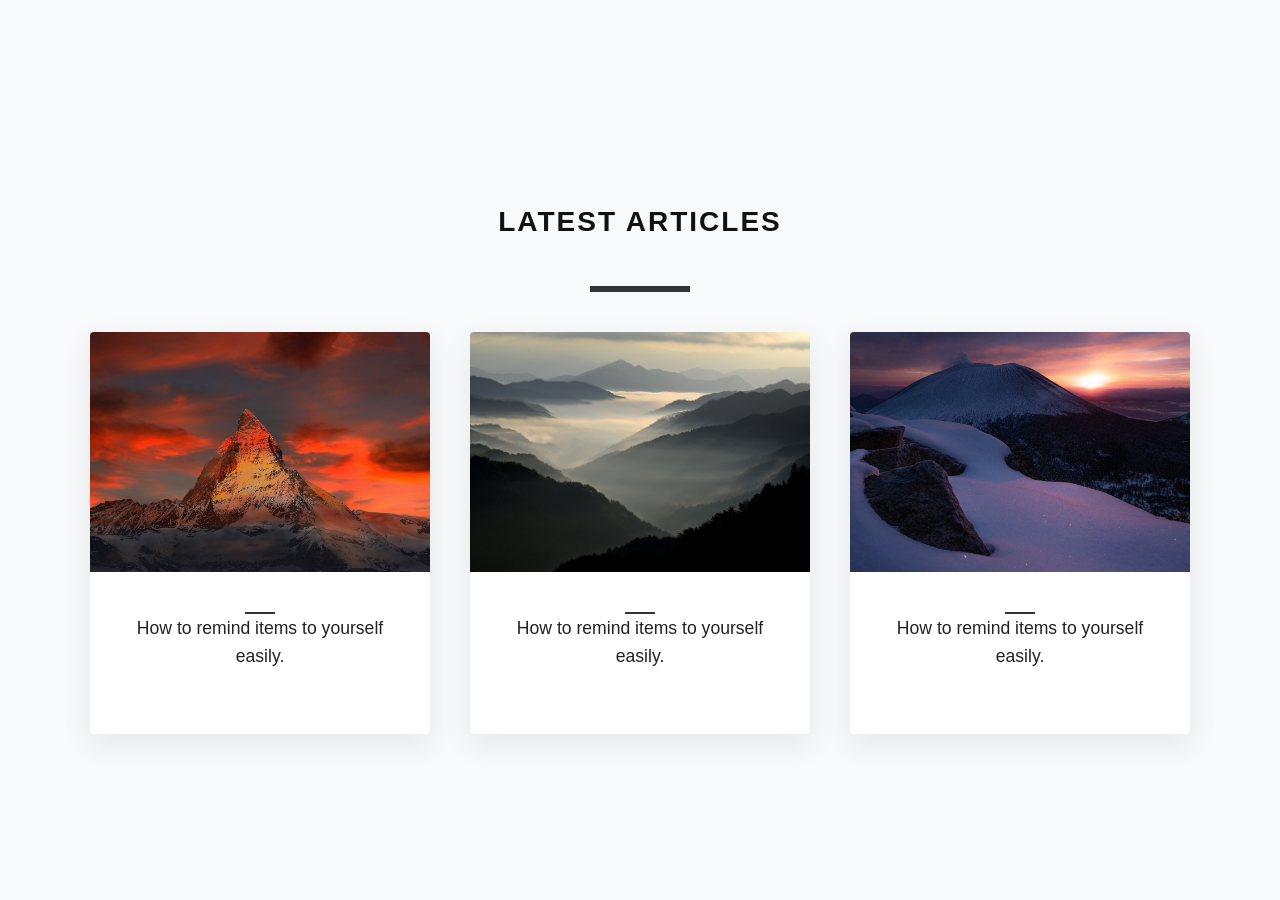
<file: assignment-5/index.html>
<!DOCTYPE html>
<html lang="en">
<head>
    <meta charset="UTF-8">
    <meta name="viewport" content="width=device-width, initial-scale=1.0">
    <title>Latest Articles</title>
    <link rel="stylesheet" href="style.css">
</head>
<body>

    <main class="container">
         <div class="card-content">
             <h1 class="section-title">LATEST ARTICLES</h1>
                     <span class="card-divider" style=" width: 100px; height: 6px;"></span>
                </div>
        
        <div class="articles-grid">
            <article class="card">
                <div class="card-image">
                    <img src="images/klausdie-mountains.jpg" alt="Mountains">
                   </div>
                <div class="card-content">
                     <span class="card-divider"></span>
                    <h2 class="card-title">How to remind items to yourself easily.</h2>
                </div>
            </article>

            <article class="card">
                <div class="card-image">
                      <img src="images/yamabon-mountain.jpg" alt="Mountains">
                    </div>
                <div class="card-content">
                     <span class="card-divider"></span>
                    <h2 class="card-title">How to remind items to yourself easily.</h2>
                    
                </div>
            </article>

            <article class="card">
                <div class="card-image">
                      <img src="images/yoshitaka2-mountain.jpg" alt="Mountains">
                    </div>

                <div class="card-content">
                     <span class="card-divider"></span>
                    <h2 class="card-title">How to remind items to yourself easily.</h2>
                   
                </div>
            </article>
        </div>
    </main>

</body>
</html>
</file>
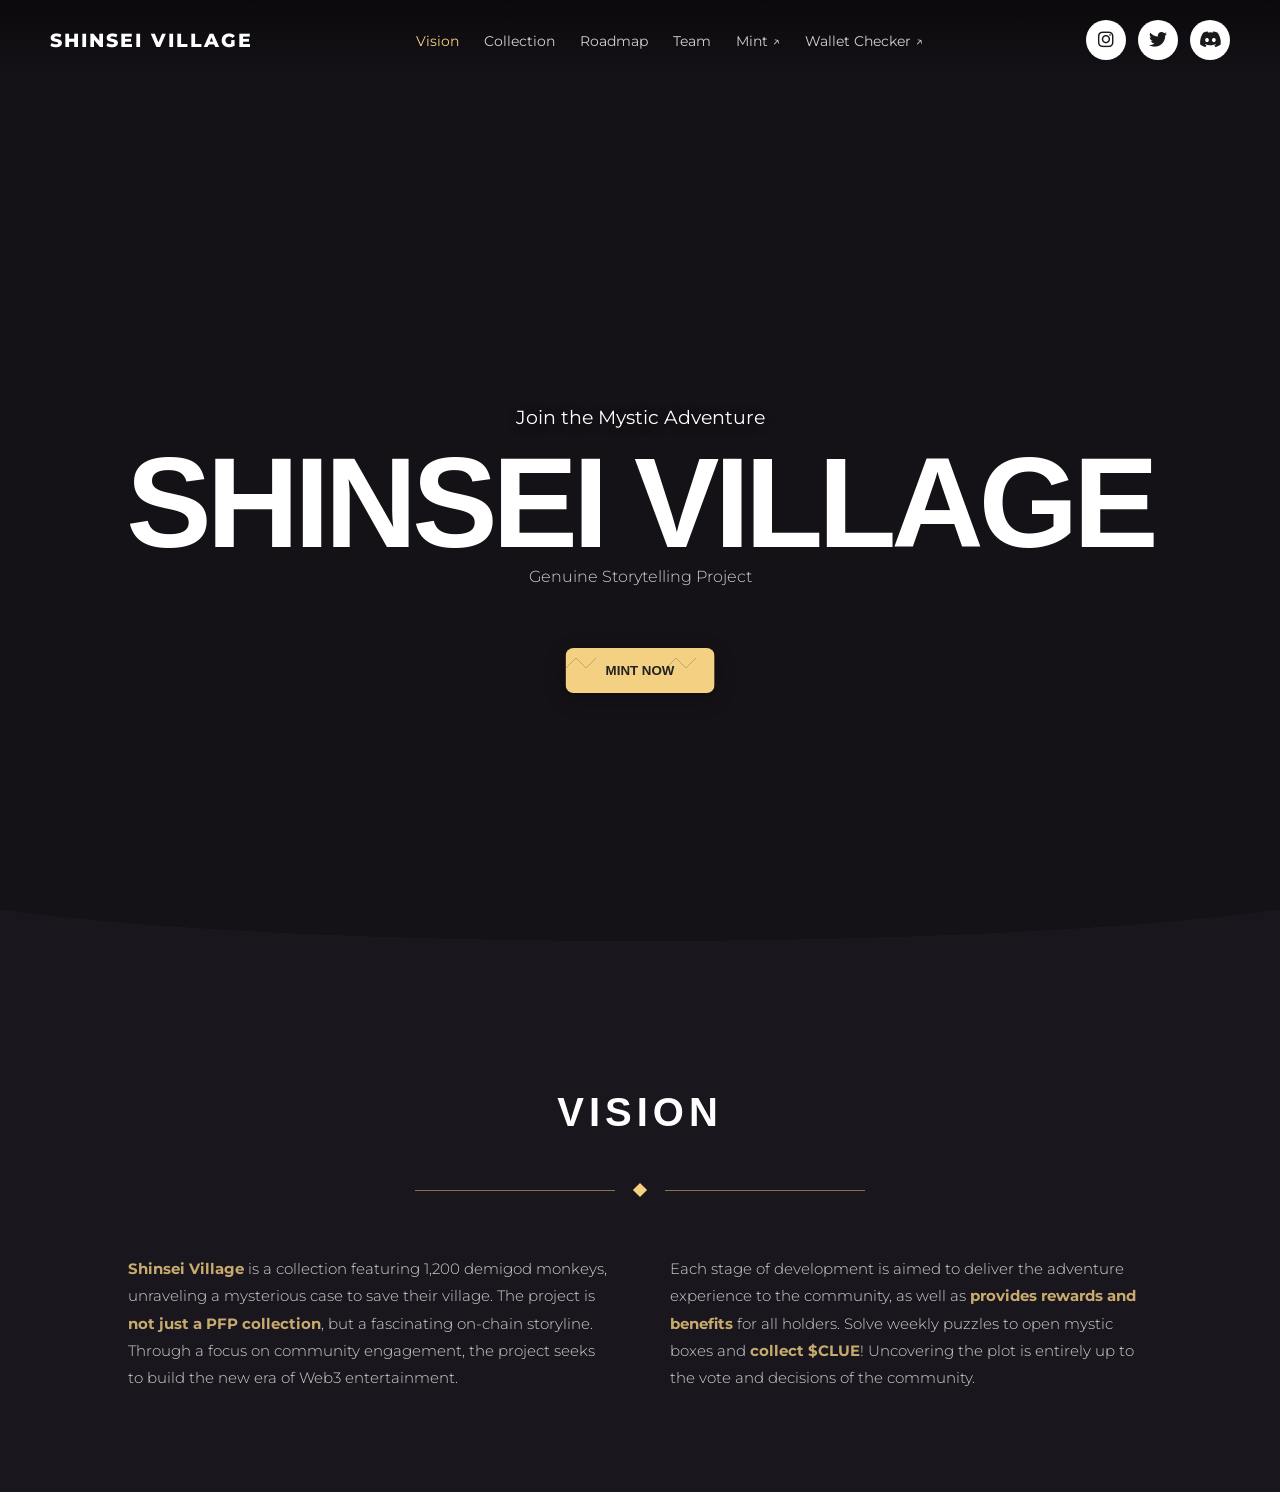
<file: assignment-3/designed-2-assignment-3.html>
<!DOCTYPE html>
<html lang="en">
<head>
    <meta charset="UTF-8">
    <meta name="viewport" content="width=device-width, initial-scale=1.0">
    <title>Shinsei Village - Mint Now</title>
    <link href="https://fonts.googleapis.com/css2?family=Montserrat:wght@300;400;700&family=Syncopate:wght@700&display=swap" rel="stylesheet">
    <style>
        :root {
            --bg-dark: #1a161d;
            --gold: #f3d082;
            --white: #ffffff;
        }

        * { margin: 0; padding: 0; box-sizing: border-box; }

        body {
            font-family: 'Montserrat', sans-serif;
            background-color: var(--bg-dark);
            color: var(--white);
            overflow-x: hidden;
        }

        /* --- Header & Nav --- */
        header {
            position: absolute;
            top: 0; width: 100%;
            display: flex;
            justify-content: space-between;
            align-items: center;
            padding: 20px 50px;
            z-index: 100;
            background: linear-gradient(to bottom, rgba(0,0,0,0.5), transparent);
        }

        .logo { font-weight: 800; letter-spacing: 2px; font-size: 1.2rem; }

        nav ul { display: flex; list-style: none; gap: 25px; }
        nav a { 
            text-decoration: none; 
            color: white; 
            font-size: 0.85rem; 
            font-weight: 400;
            opacity: 0.8;
            transition: 0.3s;
        }
        nav a:hover, nav a.active { opacity: 1; color: var(--gold); }

        .social-icons { display: flex; gap: 15px; }
        .social-icons i { font-size: 1.2rem; cursor: pointer; }

        /* --- Hero Section --- */
        .hero {
            position: relative;
            height: 110vh;
            display: flex;
            justify-content: center;
            align-items: center;
            overflow: hidden;
            background: url('https://images.unsplash.com/photo-1528164344705-47542687000d?auto=format&fit=crop&w=1920&q=80') no-repeat center center;
            background-size: cover;
        }

        .hero-overlay {
            position: absolute;
            top: 0; left: 0; width: 100%; height: 100%;
            background: rgba(0, 0, 0, 0.2);
        }

        .hero-content {
            position: relative;
            z-index: 10;
            text-align: center;
            width: 100%;
        }

        .hero-title {
            font-family: 'Syncopate', sans-serif;
            font-size: clamp(3rem, 10vw, 8rem);
            line-height: 1;
            letter-spacing: -5px;
            display: flex;
            justify-content: center;
            align-items: center;
            gap: 200px;
        }

        .hero-subtitle {
            font-size: 1.2rem;
            margin-bottom: 10px;
            text-shadow: 0 2px 10px rgba(0,0,0,0.5);
        }

        /* The Character Positioning */
        .character-img {
            position: absolute;
            bottom: 5%;
            left: 50%;
            transform: translateX(-50%);
            height: 85%;
            z-index: 15; 
            filter: drop-shadow(0 20px 50px rgba(0,0,0,0.8));
        }

        .mint-btn {
            position: absolute;
            bottom: 30%;
            left: 50%;
            transform: translateX(-50%);
            z-index: 20;
            background: var(--gold);
            color: #222;
            padding: 15px 40px;
            border-radius: 8px;
            font-weight: 700;
            text-transform: uppercase;
            border: none;
            cursor: pointer;
            box-shadow: 0 5px 20px rgba(0,0,0,0.3);
            background-image: url('data:image/svg+xml;utf8,<svg xmlns="http://www.w3.org/2000/svg" width="100" height="40"><path d="M0 20 L10 10 L20 20 L30 10" stroke="black" fill="none" opacity="0.2"/></svg>');
        }

        /* --- NEW CURVED SECTION DIVIDER --- */
        .curved-edge {
            position: absolute;
            bottom: -1px; /* Prevents a sub-pixel gap */
            left: 0;
            width: 100%;
            height: 120px;
            background: var(--bg-dark); /* Changed from Cyan to match your theme */
            z-index: 18;
            
            /* The new mask shape you provided */
            --c: 70px;
            -webkit-mask: radial-gradient(60% var(--c) at top, #0000 calc(100% - 1px), #000);
            mask: radial-gradient(60% var(--c) at top, #0000 calc(100% - 1px), #000);
        }

        /* --- Vision Section --- */
        .vision-section {
            padding: 100px 10%;
            text-align: center;
            position: relative;
        }

        .section-title {
            font-family: 'Syncopate', sans-serif;
            font-size: 2.5rem;
            margin-bottom: 50px;
            letter-spacing: 5px;
        }

        .divider-line {
            display: flex;
            align-items: center;
            justify-content: center;
            gap: 20px;
            margin-bottom: 60px;
        }

        .line { height: 1px; background: var(--gold); width: 200px; opacity: 0.5; }
        .diamond { width: 10px; height: 10px; background: var(--gold); transform: rotate(45deg); }

        .vision-grid {
            display: grid;
            grid-template-columns: 1fr 1fr;
            gap: 60px;
            text-align: left;
            line-height: 1.8;
            font-weight: 300;
            font-size: 0.95rem;
            opacity: 0.8;
        }

        .vision-grid b { color: var(--gold); font-weight: 700; }


        /* Container for the icons on the right side of the navbar */
.nav-icons {
  display: flex;
  gap: 12px; /* Spacing between the icon circles */
  align-items: center;
}

/* The circular background for each icon */
.icon-link {
  display: flex;
  justify-content: center;
  align-items: center;
  
  width: 40px;
  height: 40px;
  background-color: #ffffff; /* White background */
  border-radius: 50%; /* Makes it a perfect circle */
  
  color: #1a1a1a; /* Dark icon color to match the design */
  text-decoration: none;
  font-size: 18px; /* Size of the icon inside */
  transition: all 0.3s ease;
}

/* Hover effect to make it interactive */
.icon-link:hover {
  background-color: #e0e0e0; /* Slight gray dim on hover */
  transform: translateY(-2px); /* Subtle lift effect */
}

    </style>
</head>
<body>

    <header>
        <div class="logo">SHINSEI VILLAGE</div>
        <nav>
            <ul>
                <li><a href="#" class="active">Vision</a></li>
                <li><a href="#">Collection</a></li>
                <li><a href="#">Roadmap</a></li>
                <li><a href="#">Team</a></li>
                <li><a href="#">Mint ↗</a></li>
                <li><a href="#">Wallet Checker ↗</a></li>
            </ul>
        </nav>
        <link rel="stylesheet" href="https://cdnjs.cloudflare.com/ajax/libs/font-awesome/6.4.0/css/all.min.css">

<div class="nav-icons">
  <a href="#" class="icon-link"><i class="fa-brands fa-instagram"></i></a>
  <a href="#" class="icon-link"><i class="fa-brands fa-twitter"></i></a>
  <a href="#" class="icon-link"><i class="fa-brands fa-discord"></i></a>
</div>
    </header>

    <main>
        <section class="hero">
            <div class="hero-overlay"></div>
            
            <div class="hero-content">
                <p class="hero-subtitle">Join the Mystic Adventure</p>
                <h1 class="hero-title">SHINSEI VILLAGE</h1>
                <p style="opacity: 0.8; font-weight: 300;">Genuine Storytelling Project</p>
            </div>

             
            <button class="mint-btn">Mint Now</button>

            <!-- Correctly placed your new shape here -->
            <div class="curved-edge"></div>
        </section>

        

        <section class="vision-section">
            <h2 class="section-title">VISION</h2>
            
            <div class="divider-line">
                <div class="line"></div>
                <div class="diamond"></div>
                <div class="line"></div>
            </div>

            <!-- Removed the bad wrapper here so the grid works again -->
            <div class="vision-grid">
                <div>
                    <p><b>Shinsei Village</b> is a collection featuring 1,200 demigod monkeys, unraveling a mysterious case to save their village. The project is <b>not just a PFP collection</b>, but a fascinating on-chain storyline. Through a focus on community engagement, the project seeks to build the new era of Web3 entertainment.</p>
                </div>
                <div>
                    <p>Each stage of development is aimed to deliver the adventure experience to the community, as well as <b>provides rewards and benefits</b> for all holders. Solve weekly puzzles to open mystic boxes and <b>collect $CLUE</b>! Uncovering the plot is entirely up to the vote and decisions of the community.</p>
                </div>
            </div>
        </section>
    </main>

</body>
</html>
</file>
<file: assignment-5/style.css>
* {
    margin: 0;
    padding: 0;
    box-sizing: border-box;
}

body {
    font-family: -apple-system, BlinkMacSystemFont, "Segoe UI", Roboto, sans-serif;
    background-color: #f8f9fa;
    color: #333;
    min-height: 100vh;
    display: flex;
    justify-content: center;
    align-items: center;
    padding: 2rem;
}

.container {
    max-width: 1100px;
    width: 100%;
    text-align: center;
}

.section-title {
    font-size: 1.75rem;
    font-weight: 700;
    letter-spacing: 2px;
    margin-bottom: 3rem;
    color: #111;
}

.articles-grid {
    display: grid;
    grid-template-columns: repeat(3, 1fr);
    gap: 2.5rem;
}

.card {
    background: #ffffff;
    border-radius: 4px;
    overflow: hidden;
    box-shadow: 0 10px 30px rgba(0, 0, 0, 0.08);
    transition: all 0.4s cubic-bezier(0.25, 1, 0.5, 1); 
    cursor: pointer;
}

.card-image {
    height: 240px;
    overflow: hidden;
}

.card-image img {
    width: 100%;
    height: 100%;
    object-fit: cover;
    transition: transform 0.6s cubic-bezier(0.25, 1, 0.5, 1);
}

.card-content {
    padding: 2.5rem 1.5rem;
    display: flex;
    flex-direction: column;
    align-items: center; 
}

.card-title {
    font-size: 1.1rem;
    font-weight: 500;
    line-height: 1.6;
    color: #222;
    margin-bottom: 1.5rem;
    max-width: 85%;
}

.card-divider {
    width: 30px;
    height: 2px;
    background-color: #333;
    transition: width 0.3s ease;
}
.card:hover {
    transform: translateY(-8px);
    box-shadow: 0 20px 40px rgba(0, 0, 0, 0.15);
}

.card:hover .card-image img {
    transform: scale(1.05);
}

.card:hover .card-divider {
    width: 60px; 
    height: 2px;
}
</file>
